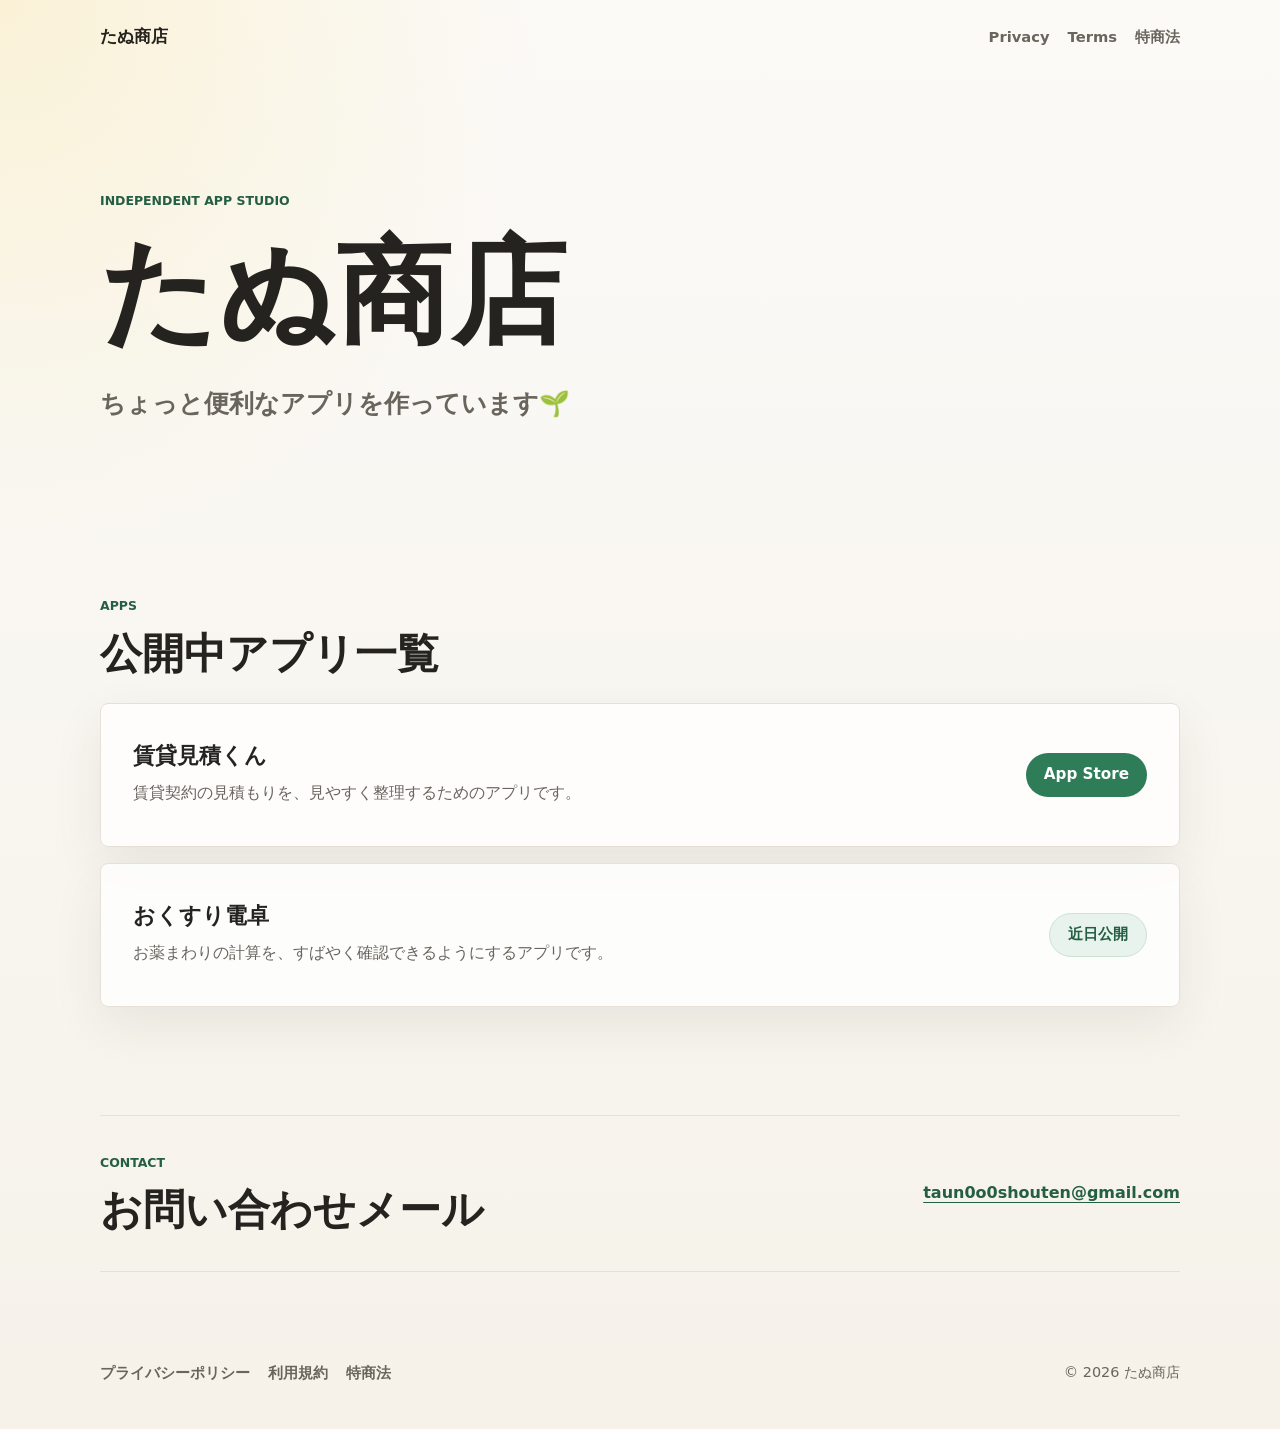
<file: index.html>
<!doctype html>
<html lang="ja">
  <head>
    <meta charset="utf-8">
    <meta name="viewport" content="width=device-width, initial-scale=1">
    <meta name="description" content="たぬ商店は、ちょっと便利なアプリを作っている個人開発者のサイトです。">
    <title>たぬ商店</title>
    <link rel="canonical" href="https://tanushouten.com/">
    <link rel="stylesheet" href="/assets/styles.css">
    <script src="/assets/script.js" defer></script>
  </head>
  <body>
    <header class="site-header">
      <a class="site-logo" href="/" aria-label="たぬ商店 トップへ">たぬ商店</a>
      <nav class="site-nav" aria-label="メインナビゲーション">
        <a href="/privacy/">Privacy</a>
        <a href="/terms/">Terms</a>
        <a href="/tokushoho/">特商法</a>
      </nav>
    </header>

    <main>
      <section class="hero section">
        <div class="hero-copy">
          <p class="eyebrow">Independent App Studio</p>
          <h1>たぬ商店</h1>
          <p class="lead">ちょっと便利なアプリを作っています🌱</p>
        </div>
      </section>

      <section class="section app-section" aria-labelledby="apps-title">
        <div class="section-heading">
          <p class="eyebrow">Apps</p>
          <h2 id="apps-title">公開中アプリ一覧</h2>
        </div>

        <div class="app-list">
          <article class="app-card">
            <div>
              <h3>賃貸見積くん</h3>
              <p>賃貸契約の見積もりを、見やすく整理するためのアプリです。</p>
            </div>
            <a class="button" href="https://apps.apple.com/jp/search?term=%E8%B3%83%E8%B2%B8%E8%A6%8B%E7%A9%8D%E3%81%8F%E3%82%93" aria-label="賃貸見積くんをApp Storeで見る">App Store</a>
          </article>

          <article class="app-card">
            <div>
              <h3>おくすり電卓</h3>
              <p>お薬まわりの計算を、すばやく確認できるようにするアプリです。</p>
            </div>
            <span class="status">近日公開</span>
          </article>
        </div>
      </section>

      <section class="section contact-section" aria-labelledby="contact-title">
        <div class="contact-box">
          <div>
            <p class="eyebrow">Contact</p>
            <h2 id="contact-title">お問い合わせメール</h2>
          </div>
          <a class="mail-link" data-mail-user="taun0o0shouten" data-mail-domain="gmail.com" href="#">taun0o0shouten@gmail.com</a>
        </div>
      </section>
    </main>

    <footer class="site-footer">
      <nav aria-label="フッターナビゲーション">
        <a href="/privacy/">プライバシーポリシー</a>
        <a href="/terms/">利用規約</a>
        <a href="/tokushoho/">特商法</a>
      </nav>
      <p>&copy; <span data-current-year>2026</span> たぬ商店</p>
    </footer>
  </body>
</html>
</file>
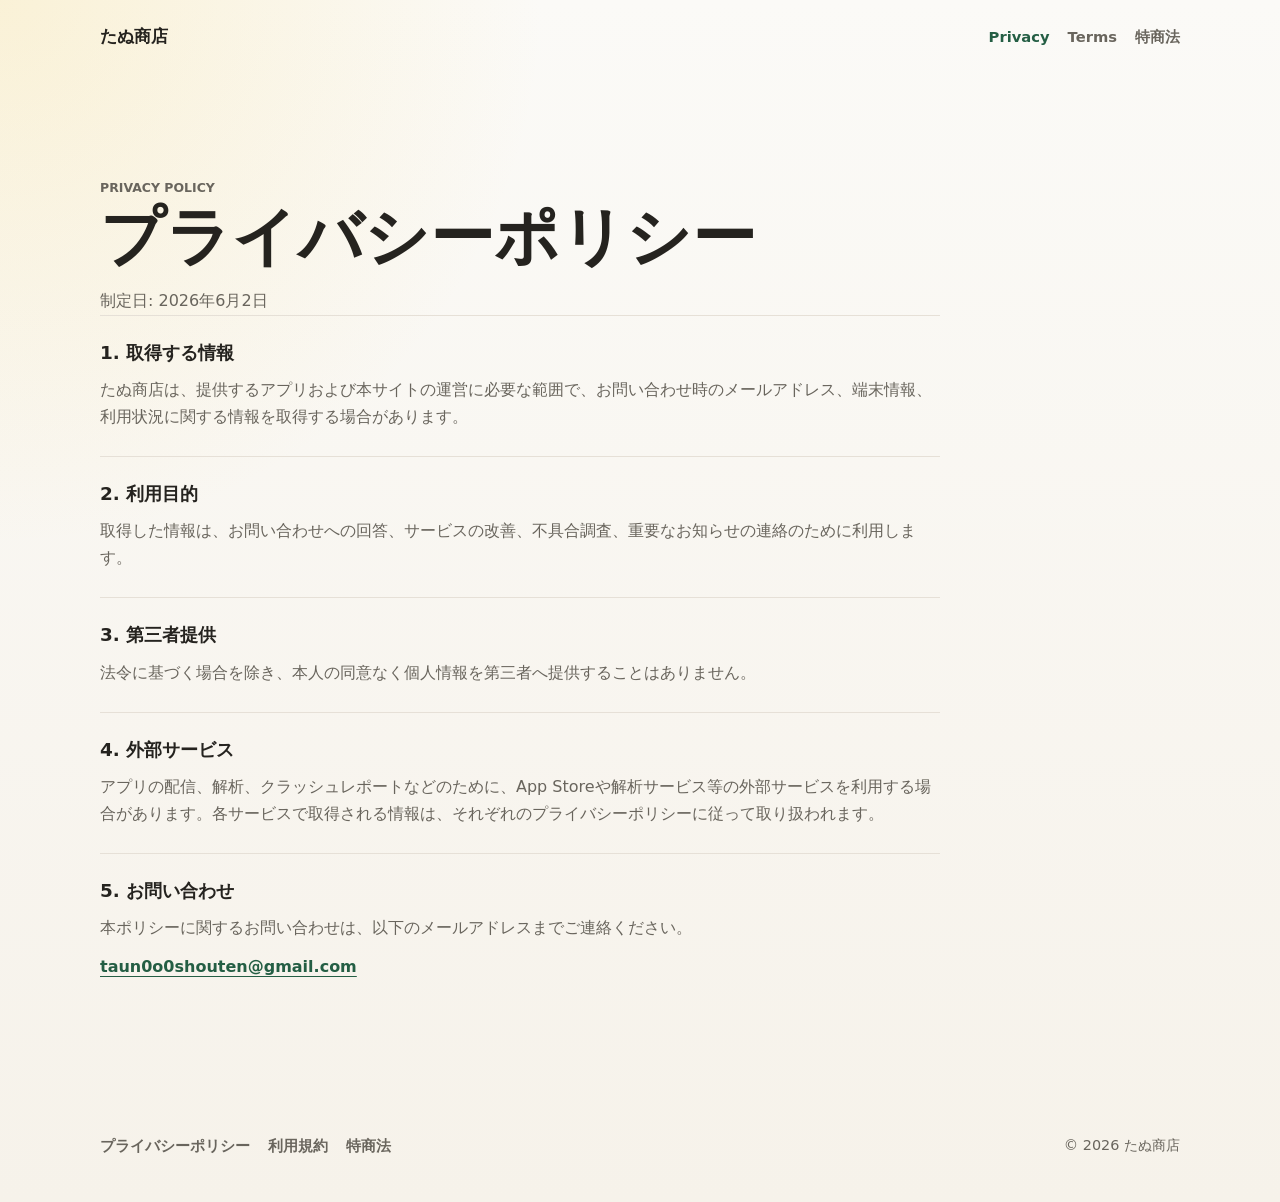
<file: privacy/index.html>
<!doctype html>
<html lang="ja">
  <head>
    <meta charset="utf-8">
    <meta name="viewport" content="width=device-width, initial-scale=1">
    <meta name="description" content="たぬ商店のプライバシーポリシーです。">
    <title>プライバシーポリシー | たぬ商店</title>
    <link rel="canonical" href="https://tanushouten.com/privacy/">
    <link rel="stylesheet" href="/assets/styles.css">
    <script src="/assets/script.js" defer></script>
  </head>
  <body>
    <header class="site-header">
      <a class="site-logo" href="/">たぬ商店</a>
      <nav class="site-nav" aria-label="メインナビゲーション">
        <a href="/privacy/" aria-current="page">Privacy</a>
        <a href="/terms/">Terms</a>
        <a href="/tokushoho/">特商法</a>
      </nav>
    </header>

    <main class="legal-page">
      <article class="legal-content">
        <p class="eyebrow">Privacy Policy</p>
        <h1>プライバシーポリシー</h1>
        <p class="updated">制定日: 2026年6月2日</p>

        <section>
          <h2>1. 取得する情報</h2>
          <p>たぬ商店は、提供するアプリおよび本サイトの運営に必要な範囲で、お問い合わせ時のメールアドレス、端末情報、利用状況に関する情報を取得する場合があります。</p>
        </section>

        <section>
          <h2>2. 利用目的</h2>
          <p>取得した情報は、お問い合わせへの回答、サービスの改善、不具合調査、重要なお知らせの連絡のために利用します。</p>
        </section>

        <section>
          <h2>3. 第三者提供</h2>
          <p>法令に基づく場合を除き、本人の同意なく個人情報を第三者へ提供することはありません。</p>
        </section>

        <section>
          <h2>4. 外部サービス</h2>
          <p>アプリの配信、解析、クラッシュレポートなどのために、App Storeや解析サービス等の外部サービスを利用する場合があります。各サービスで取得される情報は、それぞれのプライバシーポリシーに従って取り扱われます。</p>
        </section>

        <section>
          <h2>5. お問い合わせ</h2>
          <p>本ポリシーに関するお問い合わせは、以下のメールアドレスまでご連絡ください。</p>
          <p><a class="mail-link" data-mail-user="taun0o0shouten" data-mail-domain="gmail.com" href="#">taun0o0shouten@gmail.com</a></p>
        </section>
      </article>
    </main>

    <footer class="site-footer">
      <nav aria-label="フッターナビゲーション">
        <a href="/privacy/">プライバシーポリシー</a>
        <a href="/terms/">利用規約</a>
        <a href="/tokushoho/">特商法</a>
      </nav>
      <p>&copy; <span data-current-year>2026</span> たぬ商店</p>
    </footer>
  </body>
</html>
</file>
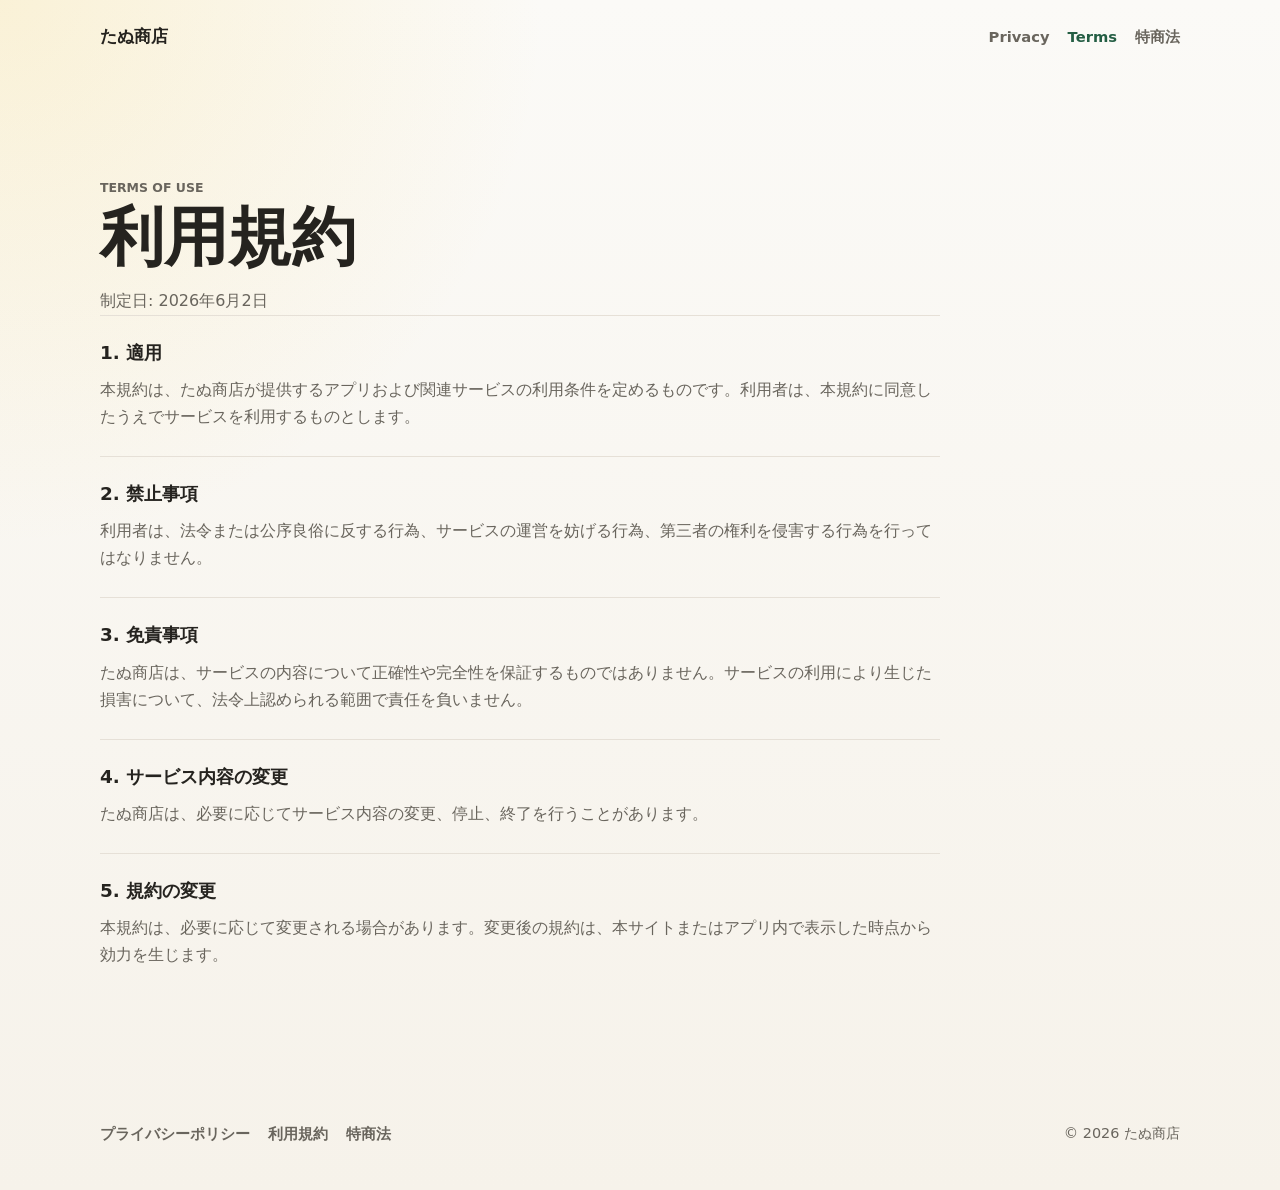
<file: terms/index.html>
<!doctype html>
<html lang="ja">
  <head>
    <meta charset="utf-8">
    <meta name="viewport" content="width=device-width, initial-scale=1">
    <meta name="description" content="たぬ商店の利用規約です。">
    <title>利用規約 | たぬ商店</title>
    <link rel="canonical" href="https://tanushouten.com/terms/">
    <link rel="stylesheet" href="/assets/styles.css">
    <script src="/assets/script.js" defer></script>
  </head>
  <body>
    <header class="site-header">
      <a class="site-logo" href="/">たぬ商店</a>
      <nav class="site-nav" aria-label="メインナビゲーション">
        <a href="/privacy/">Privacy</a>
        <a href="/terms/" aria-current="page">Terms</a>
        <a href="/tokushoho/">特商法</a>
      </nav>
    </header>

    <main class="legal-page">
      <article class="legal-content">
        <p class="eyebrow">Terms of Use</p>
        <h1>利用規約</h1>
        <p class="updated">制定日: 2026年6月2日</p>

        <section>
          <h2>1. 適用</h2>
          <p>本規約は、たぬ商店が提供するアプリおよび関連サービスの利用条件を定めるものです。利用者は、本規約に同意したうえでサービスを利用するものとします。</p>
        </section>

        <section>
          <h2>2. 禁止事項</h2>
          <p>利用者は、法令または公序良俗に反する行為、サービスの運営を妨げる行為、第三者の権利を侵害する行為を行ってはなりません。</p>
        </section>

        <section>
          <h2>3. 免責事項</h2>
          <p>たぬ商店は、サービスの内容について正確性や完全性を保証するものではありません。サービスの利用により生じた損害について、法令上認められる範囲で責任を負いません。</p>
        </section>

        <section>
          <h2>4. サービス内容の変更</h2>
          <p>たぬ商店は、必要に応じてサービス内容の変更、停止、終了を行うことがあります。</p>
        </section>

        <section>
          <h2>5. 規約の変更</h2>
          <p>本規約は、必要に応じて変更される場合があります。変更後の規約は、本サイトまたはアプリ内で表示した時点から効力を生じます。</p>
        </section>
      </article>
    </main>

    <footer class="site-footer">
      <nav aria-label="フッターナビゲーション">
        <a href="/privacy/">プライバシーポリシー</a>
        <a href="/terms/">利用規約</a>
        <a href="/tokushoho/">特商法</a>
      </nav>
      <p>&copy; <span data-current-year>2026</span> たぬ商店</p>
    </footer>
  </body>
</html>
</file>
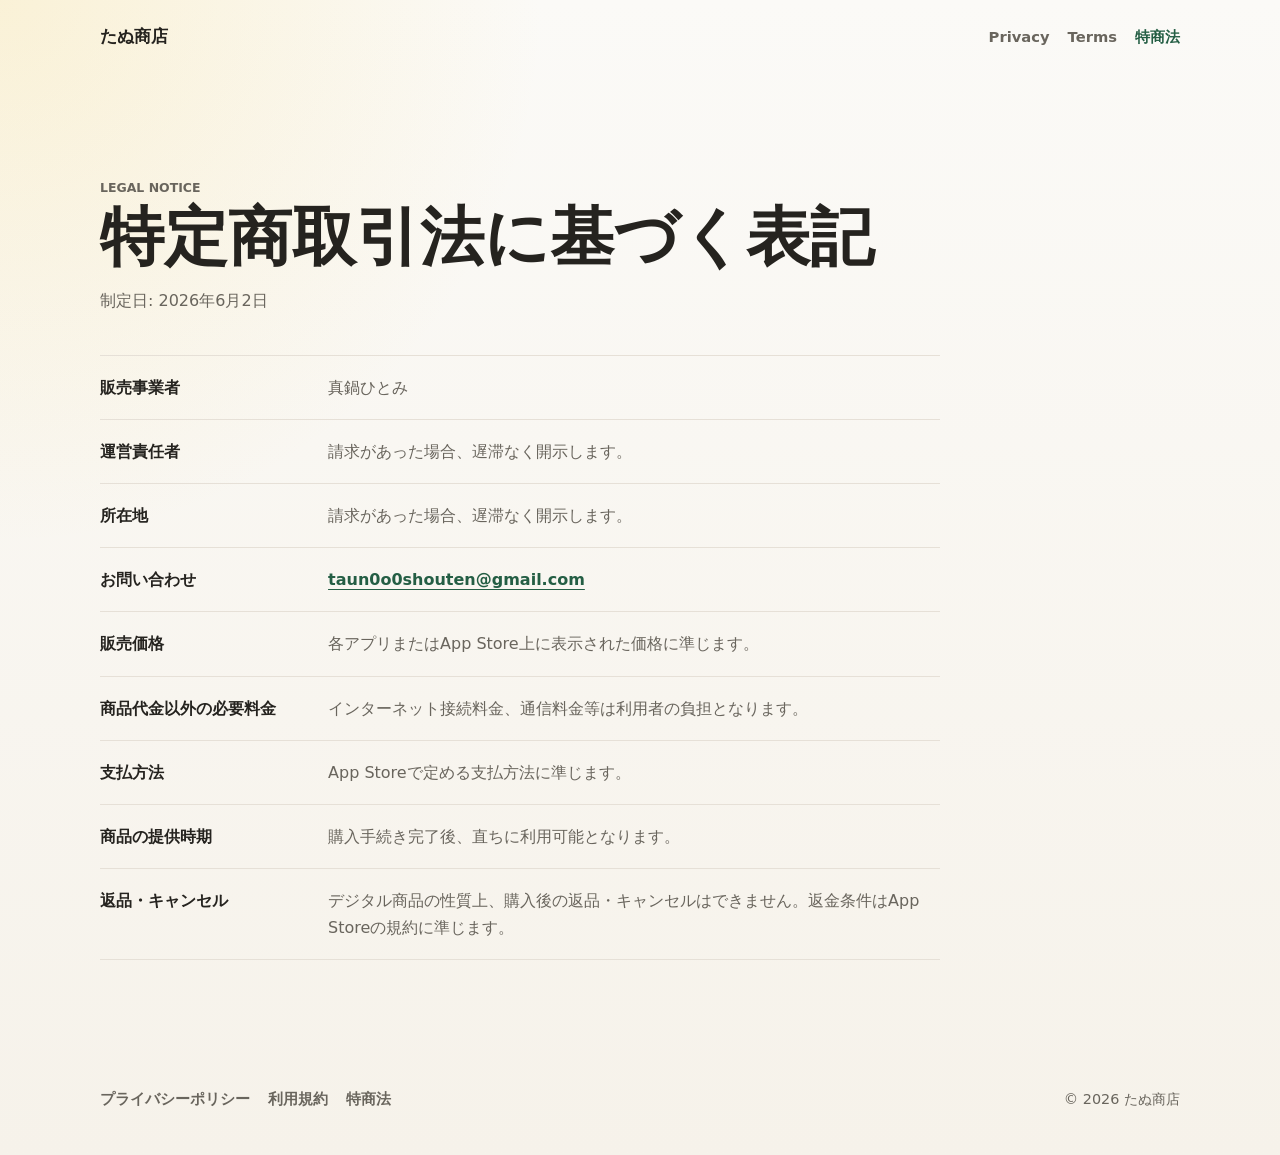
<file: tokushoho/index.html>
<!doctype html>
<html lang="ja">
  <head>
    <meta charset="utf-8">
    <meta name="viewport" content="width=device-width, initial-scale=1">
    <meta name="description" content="たぬ商店の特定商取引法に基づく表記です。">
    <title>特定商取引法に基づく表記 | たぬ商店</title>
    <link rel="canonical" href="https://tanushouten.com/tokushoho/">
    <link rel="stylesheet" href="/assets/styles.css">
    <script src="/assets/script.js" defer></script>
  </head>
  <body>
    <header class="site-header">
      <a class="site-logo" href="/">たぬ商店</a>
      <nav class="site-nav" aria-label="メインナビゲーション">
        <a href="/privacy/">Privacy</a>
        <a href="/terms/">Terms</a>
        <a href="/tokushoho/" aria-current="page">特商法</a>
      </nav>
    </header>

    <main class="legal-page">
      <article class="legal-content">
        <p class="eyebrow">Legal Notice</p>
        <h1>特定商取引法に基づく表記</h1>
        <p class="updated">制定日: 2026年6月2日</p>

        <dl class="legal-table">
          <div>
            <dt>販売事業者</dt>
            <dd>真鍋ひとみ</dd>
          </div>
          <div>
            <dt>運営責任者</dt>
            <dd>請求があった場合、遅滞なく開示します。</dd>
          </div>
          <div>
            <dt>所在地</dt>
            <dd>請求があった場合、遅滞なく開示します。</dd>
          </div>
          <div>
            <dt>お問い合わせ</dt>
            <dd><a class="mail-link" data-mail-user="taun0o0shouten" data-mail-domain="gmail.com" href="#">support@tanushouten.com</a></dd>
          </div>
          <div>
            <dt>販売価格</dt>
            <dd>各アプリまたはApp Store上に表示された価格に準じます。</dd>
          </div>
          <div>
            <dt>商品代金以外の必要料金</dt>
            <dd>インターネット接続料金、通信料金等は利用者の負担となります。</dd>
          </div>
          <div>
            <dt>支払方法</dt>
            <dd>App Storeで定める支払方法に準じます。</dd>
          </div>
          <div>
            <dt>商品の提供時期</dt>
            <dd>購入手続き完了後、直ちに利用可能となります。</dd>
          </div>
          <div>
            <dt>返品・キャンセル</dt>
            <dd>デジタル商品の性質上、購入後の返品・キャンセルはできません。返金条件はApp Storeの規約に準じます。</dd>
          </div>
        </dl>
      </article>
    </main>

    <footer class="site-footer">
      <nav aria-label="フッターナビゲーション">
        <a href="/privacy/">プライバシーポリシー</a>
        <a href="/terms/">利用規約</a>
        <a href="/tokushoho/">特商法</a>
      </nav>
      <p>&copy; <span data-current-year>2026</span> たぬ商店</p>
    </footer>
  </body>
</html>
</file>
<file: assets/styles.css>
:root {
  --bg: #fbfaf7;
  --surface: #ffffff;
  --ink: #25231f;
  --muted: #69655d;
  --line: #e6e0d7;
  --accent: #2f7d58;
  --accent-dark: #245e44;
  --accent-soft: #e7f3ec;
  --warm: #f6d365;
  --shadow: 0 18px 50px rgba(54, 47, 35, 0.08);
}

* {
  box-sizing: border-box;
}

html {
  color-scheme: light;
  overflow-x: clip;
}

body {
  width: 100%;
  overflow-x: clip;
  margin: 0;
  color: var(--ink);
  background:
    radial-gradient(circle at top left, rgba(246, 211, 101, 0.22), transparent 34rem),
    linear-gradient(180deg, #fbfaf7 0%, #f6f2ea 100%);
  font-family: system-ui, -apple-system, BlinkMacSystemFont, "Segoe UI", sans-serif;
  line-height: 1.7;
}

a {
  color: inherit;
}

.site-header,
.site-footer,
.section,
.legal-page {
  width: min(1080px, calc(100% - 40px));
  margin-inline: auto;
}

.site-header {
  display: flex;
  align-items: center;
  justify-content: space-between;
  gap: 20px;
  padding: 22px 0;
}

.site-logo {
  font-size: 1.08rem;
  font-weight: 800;
  text-decoration: none;
}

.site-nav,
.site-footer nav {
  display: flex;
  flex-wrap: wrap;
  gap: 8px 18px;
  align-items: center;
}

.site-nav a,
.site-footer a {
  color: var(--muted);
  font-size: 0.92rem;
  font-weight: 700;
  text-decoration: none;
}

.site-nav a:hover,
.site-footer a:hover,
.site-nav a[aria-current="page"] {
  color: var(--accent-dark);
}

.hero {
  display: grid;
  min-height: 52svh;
  place-items: center start;
  padding: clamp(72px, 14vw, 150px) 0 clamp(56px, 9vw, 96px);
}

.hero-copy {
  max-width: 720px;
}

.eyebrow {
  margin: 0 0 12px;
  color: var(--accent-dark);
  font-size: 0.78rem;
  font-weight: 800;
  letter-spacing: 0;
  text-transform: uppercase;
}

h1,
h2,
h3,
p {
  overflow-wrap: anywhere;
}

h1,
h2,
h3 {
  margin: 0;
  line-height: 1.2;
}

h1 {
  font-size: clamp(3.2rem, 12vw, 7.2rem);
  letter-spacing: 0;
}

.lead {
  max-width: 620px;
  margin: 22px 0 0;
  color: var(--muted);
  font-size: clamp(1.15rem, 3vw, 1.55rem);
  font-weight: 700;
}

.section {
  padding: 54px 0;
}

.section-heading {
  margin-bottom: 24px;
}

.section-heading h2,
.contact-box h2 {
  font-size: clamp(1.8rem, 5vw, 2.6rem);
}

.app-list {
  display: grid;
  gap: 16px;
}

.app-card {
  display: grid;
  grid-template-columns: 1fr auto;
  gap: 22px;
  align-items: center;
  min-height: 144px;
  padding: clamp(22px, 4vw, 32px);
  background: rgba(255, 255, 255, 0.82);
  border: 1px solid var(--line);
  border-radius: 8px;
  box-shadow: var(--shadow);
}

.app-card h3 {
  font-size: 1.35rem;
}

.app-card p {
  max-width: 640px;
  margin: 10px 0 0;
  color: var(--muted);
}

.button,
.status {
  display: inline-flex;
  align-items: center;
  justify-content: center;
  min-height: 44px;
  padding: 0 18px;
  border-radius: 999px;
  font-size: 0.95rem;
  font-weight: 800;
  text-decoration: none;
  white-space: nowrap;
}

.button {
  color: #fff;
  background: var(--accent);
}

.button:hover {
  background: var(--accent-dark);
}

.status {
  color: var(--accent-dark);
  background: var(--accent-soft);
  border: 1px solid #cde4d5;
}

.contact-box {
  display: flex;
  align-items: center;
  justify-content: space-between;
  gap: 24px;
  padding: clamp(24px, 5vw, 36px) 0;
  border-top: 1px solid var(--line);
  border-bottom: 1px solid var(--line);
}

.mail-link {
  color: var(--accent-dark);
  font-weight: 800;
  text-decoration-thickness: 0.08em;
  text-underline-offset: 0.22em;
}

.site-footer {
  display: flex;
  align-items: center;
  justify-content: space-between;
  gap: 20px;
  padding: 34px 0 44px;
  color: var(--muted);
  font-size: 0.9rem;
}

.site-footer p {
  margin: 0;
}

.legal-page {
  padding: clamp(54px, 9vw, 92px) 0;
}

.legal-content {
  max-width: 840px;
}

.legal-content h1 {
  font-size: clamp(2.2rem, 7vw, 4rem);
}

.updated {
  margin: 16px 0 42px;
  color: var(--muted);
}

.legal-content section {
  padding: 26px 0;
  border-top: 1px solid var(--line);
}

.legal-content h2 {
  font-size: 1.15rem;
}

.legal-content p {
  margin: 12px 0 0;
  color: var(--muted);
}

.legal-table {
  margin: 40px 0 0;
  border-top: 1px solid var(--line);
}

.legal-table div {
  display: grid;
  grid-template-columns: minmax(160px, 0.34fr) 1fr;
  gap: 20px;
  padding: 18px 0;
  border-bottom: 1px solid var(--line);
}

.legal-table dt {
  font-weight: 800;
}

.legal-table dd {
  margin: 0;
  color: var(--muted);
}

@media (max-width: 720px) {
  .site-header,
  .site-footer,
  .section,
  .legal-page {
    width: min(100% - 28px, 1080px);
  }

  .site-header,
  .site-footer,
  .contact-box {
    align-items: flex-start;
    flex-direction: column;
  }

  .hero {
    min-height: 48svh;
  }

  .app-card {
    grid-template-columns: 1fr;
  }

  .button,
  .status {
    width: fit-content;
  }

  .legal-table div {
    grid-template-columns: 1fr;
    gap: 6px;
  }
}
</file>
